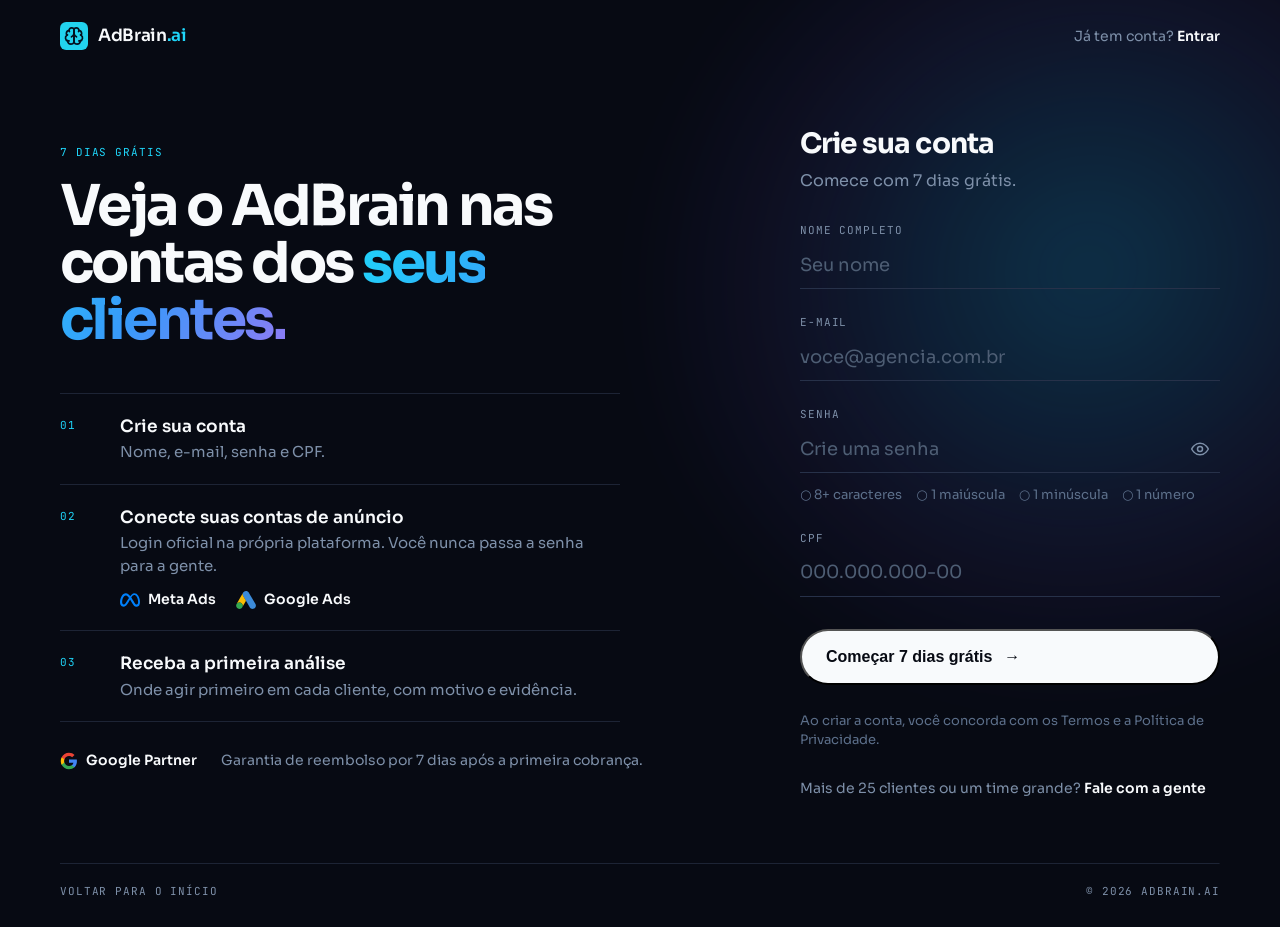
<file: signup.html>
<!doctype html>
<html lang="pt-BR">
<head>
<meta charset="UTF-8" />
<meta name="viewport" content="width=device-width, initial-scale=1.0" />
<title>Criar conta · AdBrain.ai</title>
<meta name="description" content="Crie sua conta e comece com 7 dias grátis. Conecte o Meta Ads e o Google Ads dos seus clientes." />
<link rel="icon" href="assets/adbrain-logo.svg" />
<link rel="preconnect" href="https://fonts.googleapis.com" />
<link rel="preconnect" href="https://fonts.gstatic.com" crossorigin />
<link href="https://fonts.googleapis.com/css2?family=Sora:wght@300;400;500;600;700&family=JetBrains+Mono:wght@400;500&display=swap" rel="stylesheet" />
<link rel="stylesheet" href="styles.css?v=20261030b" />
<link rel="stylesheet" href="signup.css?v=20261030b" />
</head>
<body class="su">

<div class="beam" aria-hidden="true"></div>

<header class="su-nav">
  <a href="index.html" class="logo" aria-label="AdBrain.ai, voltar para o início">
    <img src="assets/adbrain-logo.svg" alt="" class="logo__mark" />
    <span>AdBrain<i>.ai</i></span>
  </a>
  <a href="https://adbrain.com.br/auth" class="su-nav__in">Já tem conta? <b>Entrar</b></a>
</header>

<main class="su-main">

  <aside class="su-aside">
    <p class="su-eyebrow mono">7 dias grátis</p>
    <h1 class="su-h">Veja o AdBrain nas contas dos <span class="grad-text">seus clientes.</span></h1>

    <p class="su-plan" hidden>
      <span class="su-plan__k">Plano escolhido</span>
      <b class="su-plan__t"></b>
      <span class="su-plan__s"></span>
      <a href="index.html#planos" class="su-plan__x link-u">Trocar</a>
    </p>

    <ol class="su-steps">
      <li>
        <span class="su-steps__n mono">01</span>
        <div><b>Crie sua conta</b><span>Nome, e-mail, senha e CPF.</span></div>
      </li>
      <li>
        <span class="su-steps__n mono">02</span>
        <div><b>Conecte suas contas de anúncio</b><span>Login oficial na própria plataforma. Você nunca passa a senha para a gente.</span>
          <span class="su-logos"><span><img src="assets/logos/meta.svg" alt="" />Meta Ads</span><span><img src="assets/logos/google-ads.svg" alt="" />Google Ads</span></span>
        </div>
      </li>
      <li>
        <span class="su-steps__n mono">03</span>
        <div><b>Receba a primeira análise</b><span>Onde agir primeiro em cada cliente, com motivo e evidência.</span></div>
      </li>
    </ol>

    <p class="su-trust">
      <span class="su-trust__gp"><img src="assets/logos/google-g.svg" alt="" />Google Partner</span>
      <span class="su-trust__t">Garantia de reembolso por 7 dias após a primeira cobrança.</span>
    </p>
  </aside>

  <section class="su-card" aria-labelledby="su-title">
    <h2 id="su-title" class="su-card__h">Crie sua conta</h2>
    <p class="su-card__p">Comece com 7 dias grátis.</p>

    <form id="signup" novalidate>
      <label class="sf">
        <span class="sf__l">Nome completo</span>
        <input id="fullName" name="fullName" autocomplete="name" placeholder="Seu nome" required />
        <span class="sf__e" data-for="fullName"></span>
      </label>

      <label class="sf">
        <span class="sf__l">E-mail</span>
        <input id="email" name="email" type="email" inputmode="email" autocomplete="email" placeholder="voce@agencia.com.br" required />
        <span class="sf__e" data-for="email"></span>
      </label>

      <label class="sf">
        <span class="sf__l">Senha</span>
        <span class="sf__pw">
          <input id="password" name="password" type="password" autocomplete="new-password" placeholder="Crie uma senha" required />
          <button type="button" class="sf__eye" aria-label="Mostrar senha" aria-pressed="false">
            <svg viewBox="0 0 24 24" aria-hidden="true"><path d="M2 12s3.6-7 10-7 10 7 10 7-3.6 7-10 7S2 12 2 12z" fill="none" stroke="currentColor" stroke-width="1.8"/><circle cx="12" cy="12" r="3" fill="none" stroke="currentColor" stroke-width="1.8"/></svg>
          </button>
        </span>
        <span class="rules" aria-live="polite">
          <span data-rule="len">8+ caracteres</span>
          <span data-rule="up">1 maiúscula</span>
          <span data-rule="low">1 minúscula</span>
          <span data-rule="num">1 número</span>
        </span>
        <span class="sf__e" data-for="password"></span>
      </label>

      <label class="sf">
        <span class="sf__l">CPF</span>
        <input id="cpf" name="cpf" inputmode="numeric" autocomplete="off" placeholder="000.000.000-00" maxlength="14" required />
        <span class="sf__e" data-for="cpf"></span>
      </label>

      <button type="submit" class="btn btn--block su-submit"><span>Começar 7 dias grátis</span><em>→</em></button>

      <p class="su-legal">Ao criar a conta, você concorda com os <a href="https://adbrain.com.br/terms" class="link-u">Termos</a> e a <a href="https://adbrain.com.br/privacy" class="link-u">Política de Privacidade</a>.</p>
    </form>

    <div class="su-done" hidden>
      <img src="assets/adbrain-logo.svg" alt="" />
      <h2>Tudo certo, <span class="su-done__n"></span>.</h2>
      <p>Agora é conectar o Meta Ads e o Google Ads para o AdBrain começar a ler as contas.</p>
      <a href="https://adbrain.com.br/auth" class="btn"><span>Continuar no AdBrain</span><em>→</em></a>
    </div>

    <p class="su-help">Mais de 25 clientes ou um time grande? <a href="https://wa.me/message/EJFPOSDFKM4EI1" target="_blank" rel="noopener" class="link-u">Fale com a gente</a></p>
  </section>

  <div class="su-after"></div>

</main>

<footer class="su-foot mono">
  <a href="index.html" class="link-u">Voltar para o início</a>
  <span>© 2026 AdBrain.ai</span>
</footer>

<script src="https://cdnjs.cloudflare.com/ajax/libs/gsap/3.12.5/gsap.min.js"></script>
<script src="signup.js?v=20261030b"></script>
</body>
</html>
</file>
<file: styles.css>
/* =========================================================
   AdBrain.ai · LP v4
   Referências: scroll story do adbrain.com.br + acabamento Puture
   (azul elétrico, feixe de luz, piso em grade, tiles flutuando, tipografia leve)
   ========================================================= */
:root {
  /* identidade v3 (vídeos e posts): navy + ciano, gradiente ciano > azul > violeta */
  --bg: hsl(222 47% 5%);
  --bg-2: hsl(222 47% 7%);
  --ink: hsl(210 40% 98%);
  --muted: hsl(215 20% 58%);
  --dim: hsl(215 20% 58%);
  --hair: hsl(222 30% 16%);
  --hair-2: hsl(222 30% 22%);
  --blue: hsl(210 95% 60%);
  --sky: hsl(190 95% 55%);
  --violet: hsl(250 85% 72%);
  --grad: linear-gradient(120deg, var(--sky) 0%, var(--blue) 55%, var(--violet) 100%);
  --ok: hsl(142 76% 45%);
  --warn: hsl(38 92% 55%);
  --hot: hsl(0 72% 58%);
  --ease: cubic-bezier(.16, 1, .3, 1);
  --pad: clamp(18px, 4vw, 64px);
  --font: "Sora", system-ui, sans-serif;
  --mono: "JetBrains Mono", ui-monospace, monospace;
}

* { box-sizing: border-box; margin: 0; padding: 0; }
html { -webkit-font-smoothing: antialiased; }
html.lenis, html.lenis body { height: auto; }
.lenis.lenis-smooth { scroll-behavior: auto !important; }
body { background: var(--bg); color: var(--ink); font-family: var(--font); font-weight: 400; line-height: 1.5; overflow-x: hidden; }
a { color: inherit; text-decoration: none; }
img, svg { display: block; }
ol, ul { list-style: none; }
::selection { background: var(--sky); color: var(--bg); }

.mono { font-family: var(--mono); font-size: 11px; font-weight: 400; letter-spacing: .08em; text-transform: uppercase; }
.dim { color: var(--dim); }
.line { display: block; overflow: hidden; padding-bottom: .08em; margin-bottom: -.08em; }
.split { display: inline-block; }
.split .ch { display: inline-block; will-change: transform; }

/* ---------- cursor / progress ---------- */
.cursor { position: fixed; top: 0; left: 0; z-index: 95; width: 10px; height: 10px; margin: -5px 0 0 -5px; border-radius: 50%; background: #fff; mix-blend-mode: difference; pointer-events: none; transition: width .4s var(--ease), height .4s var(--ease), margin .4s var(--ease); }
.cursor.is-hover { width: 48px; height: 48px; margin: -24px 0 0 -24px; }
@media (hover: none), (pointer: coarse) { .cursor { display: none; } }
.progress { position: fixed; top: 0; left: 0; right: 0; height: 2px; z-index: 80; }
.progress span { display: block; height: 100%; background: var(--grad); transform-origin: left; transform: scaleX(0); }

/* ---------- chapter indicator ---------- */
.chapter { position: fixed; right: var(--pad); bottom: 22px; z-index: 60; display: flex; align-items: stretch; font-size: 10px; }
.chapter__n { display: grid; place-items: center; padding: 0 9px; background: var(--sky); color: var(--bg); }
.chapter__l { display: flex; flex-direction: column; justify-content: center; padding: 4px 10px; background: #fff; color: #0a0f22; line-height: 1.2; }
.chapter__l small { font-size: 8px; opacity: .55; }
.chapter__t { font-weight: 500; }

/* ---------- buttons ---------- */
.btn { --h: 52px; position: relative; display: inline-flex; align-items: center; gap: 12px; height: var(--h); padding: 0 24px; overflow: hidden; isolation: isolate; background: var(--ink); color: var(--bg); font-weight: 600; font-size: 15px; border-radius: 999px; will-change: transform; }
.btn::before { content: ""; position: absolute; inset: 0; z-index: -1; background: var(--grad); border-radius: inherit; transform: translateY(101%); transition: transform .55s var(--ease); }
.btn:hover { color: var(--bg); }
.btn:hover::before { transform: translateY(0); }
.btn em { font-style: normal; transition: transform .5s var(--ease); }
.btn:hover em { transform: translateX(4px); }
.btn--ghost { background: transparent; color: var(--ink); box-shadow: inset 0 0 0 1px var(--hair-2); }
.btn--sm { --h: 40px; padding: 0 16px; font-size: 14px; }
.btn--xl { --h: 64px; padding: 0 34px; font-size: 17px; }
.link-u { position: relative; }
.link-u::after { content: ""; position: absolute; left: 0; right: 0; bottom: -3px; height: 1px; background: currentColor; transform: scaleX(0); transform-origin: right; transition: transform .5s var(--ease); }
.link-u:hover::after { transform: scaleX(1); transform-origin: left; }
.link-arrow { display: inline-flex; gap: 10px; align-items: center; font-weight: 500; color: var(--sky); }
.link-arrow span { transition: transform .5s var(--ease); }
.link-arrow:hover span { transform: translateX(5px); }

/* ---------- nav ---------- */
.nav { position: fixed; top: 0; left: 0; right: 0; z-index: 70; display: flex; align-items: center; justify-content: space-between; gap: 16px; padding: 18px var(--pad); background: linear-gradient(180deg, rgba(4, 6, 15, .85), rgba(4, 6, 15, 0)); }
.logo { display: inline-flex; align-items: center; gap: 10px; font-weight: 600; font-size: 17px; letter-spacing: -.02em; }
.logo__mark { width: 28px; height: 28px; }
.logo i { font-style: normal; color: var(--sky); }
.nav__links { display: flex; gap: 32px; font-size: 14px; color: var(--muted); }
.nav__links a { transition: color .3s; }
.nav__links a:hover { color: var(--ink); }
.nav__cta { display: flex; align-items: center; gap: 20px; font-size: 14px; }

/* ---------- atmosfera: feixe, piso, tiles ---------- */
.beam { position: absolute; width: 90vw; height: 120vh; right: -30vw; top: -30vh; pointer-events: none; background: radial-gradient(closest-side, hsla(200, 95%, 55%, .42), hsla(250, 80%, 62%, .14) 55%, transparent 80%); filter: blur(30px); transform: rotate(-24deg); }
.beam--center { right: auto; left: 50%; top: 10%; width: 70vw; height: 80vh; translate: -50% 0; transform: none; opacity: .7; }
.floor { position: absolute; left: -25%; right: -25%; bottom: -12%; height: 70%; pointer-events: none; transform: perspective(700px) rotateX(64deg); transform-origin: bottom; background-image:
  linear-gradient(hsla(190, 95%, 60%, .13) 1px, transparent 1px),
  linear-gradient(90deg, hsla(190, 95%, 60%, .13) 1px, transparent 1px);
  background-size: 90px 90px; -webkit-mask: linear-gradient(0deg, #000 10%, transparent 85%); mask: linear-gradient(0deg, #000 10%, transparent 85%); }
.floor::after { content: ""; position: absolute; inset: 0; background-image: url("data:image/svg+xml,%3Csvg xmlns='http://www.w3.org/2000/svg' width='180' height='180'%3E%3Cpath d='M0 -7v14M-7 0h14' transform='translate(90 90)' stroke='white' stroke-width='2' opacity='.7'/%3E%3C/svg%3E"); background-size: 180px 180px; background-position: -90px -90px; }

.tiles { position: absolute; inset: 0; pointer-events: none; perspective: 900px; }
.tile {
  position: absolute; left: var(--x); top: var(--y); width: calc(84px * var(--s)); aspect-ratio: 1; border-radius: calc(18px * var(--s));
  display: grid; place-items: center; color: #04111f;
  background: linear-gradient(150deg, hsl(188 95% 72%) 0%, hsl(190 95% 55%) 32%, hsl(212 92% 60%) 72%, hsl(250 80% 66%) 100%);
  box-shadow: inset 0 1px 0 rgba(255, 255, 255, .7), inset 0 -6px 12px rgba(10, 30, 120, .45), 0 calc(10px * var(--s)) 0 hsl(222 70% 30%), 0 30px 60px hsl(222 80% 3% / .6);
  transform: perspective(700px) rotateX(var(--rx)) rotateY(var(--ry)); will-change: transform;
}
.tile svg { width: 46%; height: 46%; }

/* ---------- hero ---------- */
.hero { position: relative; min-height: 100svh; padding: 120px var(--pad) 90px; display: grid; grid-template-columns: 1.5fr 1fr; align-items: end; gap: 32px; overflow: hidden; }
.hero__copy, .hero__side { position: relative; z-index: 2; }
.hero__eyebrow { font-size: 14px; color: var(--muted); margin-bottom: 22px; }
.hero__title { font-size: clamp(40px, 5vw, 88px); font-weight: 700; line-height: 1; letter-spacing: -.05em; }
.hero__side { max-width: 440px; justify-self: end; }
.hero__side p { color: var(--muted); font-size: 16px; }
.hero__ctas { display: flex; flex-wrap: wrap; gap: 10px; margin-top: 26px; }

/* ---------- statement ---------- */
.statement { position: relative; min-height: 90vh; display: grid; place-content: center; text-align: center; padding: 120px var(--pad); background: radial-gradient(60% 50% at 70% 40%, hsla(200, 95%, 55%, .14), transparent 70%); }
.statement__t { font-size: clamp(30px, 4.6vw, 68px); font-weight: 500; line-height: 1.2; letter-spacing: -.035em; }
.hl { position: relative; display: inline-block; padding: 0 .12em; color: var(--muted); transition: color .3s; }
.hl::before { content: ""; position: absolute; inset: .08em 0 .02em; z-index: -1; background: var(--grad); transform: scaleX(var(--p, 0)); transform-origin: left; }
.hl.is-on { color: var(--bg); }
.statement__t { position: relative; z-index: 0; }
.statement__s { margin-top: 28px; color: var(--muted); font-size: 16px; }

/* ---------- scroll story ---------- */
.story { position: relative; display: grid; grid-template-columns: minmax(0, .85fr) minmax(0, 1.15fr); gap: clamp(32px, 5vw, 90px); padding: 0 var(--pad); }
.story__texts { padding: 10vh 0 30vh; }
.chap { min-height: 78vh; display: flex; flex-direction: column; justify-content: center; opacity: .18; transition: opacity .6s var(--ease); }
.chap.is-on { opacity: 1; }
.chap__k { color: var(--sky); margin-bottom: 18px; }
.chap h2 { font-size: clamp(30px, 3.4vw, 52px); font-weight: 600; line-height: 1.05; letter-spacing: -.04em; }
.chap p { color: var(--muted); font-size: 17px; margin-top: 18px; max-width: 460px; }
.story__stage { position: relative; }
.chap__scene { display: none; }
.stage { position: sticky; top: 14vh; height: 72vh; display: flex; flex-direction: column; border-radius: 14px; overflow: hidden;
  background: linear-gradient(180deg, hsl(222 47% 10% / .8), hsl(222 47% 6% / .9)); box-shadow: 0 0 0 1px var(--hair), 0 50px 120px hsl(222 80% 2% / .6), 0 0 120px hsla(190, 95%, 55%, .1);
  backdrop-filter: blur(16px); -webkit-backdrop-filter: blur(16px); }
.stage__bar { display: flex; align-items: center; gap: 7px; padding: 14px 18px; border-bottom: 1px solid var(--hair); }
.stage__bar i { width: 9px; height: 9px; border-radius: 50%; background: var(--hair-2); }
.stage__bar span { margin-left: 10px; color: var(--muted); font-size: 10px; }
.stage__body { position: relative; flex: 1; }
.stage__dots { display: flex; gap: 6px; justify-content: center; padding: 14px; }
.stage__dots i { width: 18px; height: 2px; background: var(--hair-2); transition: background .4s, width .4s var(--ease); }
.stage__dots i.on { width: 34px; background: var(--sky); }
.scene { position: absolute; inset: 0; padding: clamp(20px, 3vw, 40px); display: flex; flex-direction: column; justify-content: center; gap: 22px; opacity: 0; visibility: hidden; }
.scene.is-on { visibility: visible; }
.sc-note { color: var(--muted); font-size: 14px; }
.sc-note.mono { font-size: 10px; }
.dot { display: inline-block; width: 8px; height: 8px; border-radius: 50%; flex: none; }
.dot--ok { background: var(--ok); box-shadow: 0 0 10px var(--ok); }
.dot--warn { background: var(--warn); box-shadow: 0 0 10px var(--warn); }
.dot--hot { background: var(--hot); box-shadow: 0 0 10px var(--hot); }

/* 0 integrações */
.sc-int { display: grid; grid-template-columns: 1.2fr .6fr .8fr; align-items: center; }
.sc-int__src { display: grid; gap: 14px; }
.plat { display: flex; align-items: center; gap: 14px; }
.plat__ic { width: 46px; height: 46px; border-radius: 12px; display: grid; place-items: center; color: #04111f; background: linear-gradient(150deg, hsl(188 95% 72%), hsl(190 95% 55%) 40%, hsl(212 92% 60%)); box-shadow: inset 0 1px 0 rgba(255, 255, 255, .6), 0 6px 0 hsl(222 70% 30%); }
.plat__ic svg { width: 24px; height: 24px; }
.plat b { display: block; font-weight: 500; }
.plat small { color: var(--ok); font-size: 12px; }
.sc-int__wire { width: 100%; height: 130px; }
.sc-int__wire path { fill: none; stroke: var(--sky); stroke-width: 1.4; vector-effect: non-scaling-stroke; opacity: .7; }
.sc-int__core { display: grid; justify-items: center; gap: 10px; }
.sc-int__core img { width: 76px; height: 76px; border-radius: 17px; box-shadow: 0 0 60px hsla(190, 95%, 55%, .5); }
.sc-int__core small { color: var(--sky); font-size: 9px; }

/* 1 dados */
.sc-kpis { display: grid; grid-template-columns: repeat(4, 1fr); border-top: 1px solid var(--hair); border-left: 1px solid var(--hair); }
.sc-kpis div { padding: 16px 14px; border-right: 1px solid var(--hair); border-bottom: 1px solid var(--hair); }
.sc-kpis small { display: block; color: var(--muted); font-size: 11px; }
.sc-kpis b { display: block; font-size: clamp(16px, 1.5vw, 22px); font-weight: 500; letter-spacing: -.02em; margin-top: 4px; }
.sc-kpis em { font: 400 11px var(--mono); font-style: normal; }
.up { color: var(--ok); } .down { color: var(--hot); }

/* 2 interpretação */
.sc-ctx { display: grid; grid-template-columns: 1fr 1fr; gap: 24px; align-items: center; }
.sc-ctx__sig small { color: var(--muted); font-size: 10px; }
.sc-ctx__sig b { display: block; font-size: clamp(24px, 2.4vw, 36px); font-weight: 400; color: var(--hot); letter-spacing: -.03em; margin-top: 6px; }
.sc-ctx__sig svg { width: 100%; height: 60px; margin-top: 10px; }
.sc-ctx__sig path { fill: none; stroke: var(--hot); stroke-width: 2; vector-effect: non-scaling-stroke; }
.sc-ctx__list li { padding: 12px 0; border-bottom: 1px solid var(--hair); font-size: 14px; }
.sc-ctx__list small { display: block; color: var(--sky); font-size: 9px; margin-bottom: 2px; }

/* 3 recomendação */
.sc-rec h3 { font-size: clamp(24px, 2.4vw, 36px); font-weight: 400; letter-spacing: -.03em; margin: 16px 0 18px; }
.sc-rec dl div { display: grid; grid-template-columns: 110px 1fr; gap: 14px; padding: 12px 0; border-top: 1px solid var(--hair); }
.sc-rec dt { color: var(--sky); font-size: 10px; padding-top: 3px; }
.sc-rec dd { font-size: 15px; color: #cdd5ee; }
.pill { display: inline-flex; align-items: center; gap: 8px; font: 400 10px var(--mono); text-transform: uppercase; letter-spacing: .06em; padding: 6px 10px; border-radius: 999px; }
.pill--hot { color: var(--hot); background: rgba(248, 113, 113, .1); }

/* 4 acompanhamento */
.sc-flow { display: grid; grid-template-columns: repeat(4, 1fr); gap: 0; }
.sc-flow li { position: relative; padding: 0 12px 0 0; }
.sc-flow li::before { content: ""; position: absolute; top: 15px; left: 32px; right: 0; height: 1px; background: var(--hair-2); }
.sc-flow li:last-child::before { display: none; }
.sc-flow span { position: relative; width: 30px; height: 30px; border-radius: 50%; display: grid; place-items: center; font-size: 12px; font-weight: 500; box-shadow: inset 0 0 0 1px var(--hair-2); color: var(--muted); }
.sc-flow li.done span { background: var(--sky); color: var(--bg); box-shadow: none; }
.sc-flow li.done::before { background: var(--sky); }
.sc-flow li.now span { box-shadow: inset 0 0 0 1px var(--sky), 0 0 20px rgba(124, 196, 255, .5); color: var(--sky); }
.sc-flow b { display: block; margin-top: 16px; font-weight: 500; font-size: 14px; }
.sc-flow small { color: var(--muted); font-size: 12px; }

/* 5 carteira */
.sc-port { display: grid; grid-template-columns: repeat(3, 1fr); border-top: 1px solid var(--hair); border-left: 1px solid var(--hair); }
.sc-port div { padding: 16px; border-right: 1px solid var(--hair); border-bottom: 1px solid var(--hair); display: grid; grid-template-columns: auto 1fr; align-items: center; gap: 2px 8px; }
.sc-port b { font-weight: 500; font-size: 13px; }
.sc-port strong { grid-column: 1 / -1; font-size: clamp(26px, 2.4vw, 36px); font-weight: 600; letter-spacing: -.03em; margin-top: 8px; }
.sc-port small { grid-column: 1 / -1; color: var(--muted); font-size: 11px; }

/* 6 relatórios */
.sc-doc { max-width: 440px; margin: 0 auto; width: 100%; padding: 26px; border-radius: 10px; background: #f4f7ff; color: #0b1430; box-shadow: 0 30px 80px rgba(0, 0, 0, .5); }
.sc-doc small { color: #5b6a94; font-size: 9px; }
.sc-doc h3 { font-size: 22px; font-weight: 500; letter-spacing: -.02em; margin: 10px 0 14px; }
.sc-doc li { display: flex; gap: 10px; padding: 9px 0; border-top: 1px solid #dfe5f5; font-size: 14px; font-weight: 400; }
.sc-doc li svg { width: 18px; height: 18px; flex: none; color: var(--blue); }
.sc-doc__btn { display: inline-block; margin-top: 16px; padding: 9px 14px; background: hsl(222 47% 8%); color: #fff; font-size: 13px; font-weight: 600; border-radius: 999px; }

/* ---------- seções tipográficas ---------- */
.kicker { color: var(--sky); margin-bottom: 22px; }
.h2 { font-size: clamp(34px, 5.2vw, 84px); font-weight: 600; line-height: 1; letter-spacing: -.045em; }

.who { padding: clamp(120px, 14vw, 200px) var(--pad); }
.who__rows { margin-top: clamp(48px, 6vw, 90px); }
.who__row { display: grid; grid-template-columns: 200px 1.3fr 1fr; gap: 32px; align-items: baseline; padding: clamp(26px, 3vw, 40px) 0; border-top: 1px solid var(--hair); transition: padding .6s var(--ease); }
.who__row:last-child { border-bottom: 1px solid var(--hair); }
.who__row:hover { padding-left: 16px; }
.who__k { color: var(--sky); }
.who__t { font-size: clamp(22px, 2.4vw, 36px); font-weight: 600; line-height: 1.15; letter-spacing: -.03em; }
.who__p { color: var(--muted); font-size: 15px; }

.plans { padding: 0 var(--pad) clamp(120px, 14vw, 200px); }
.plans__cols { display: grid; grid-template-columns: repeat(3, 1fr); margin-top: clamp(48px, 6vw, 90px); border-top: 1px solid var(--hair); }
.plan { position: relative; padding: 34px 32px 8px 0; display: flex; flex-direction: column; }
.plan + .plan { padding-left: 32px; border-left: 1px solid var(--hair); }
.plan--hot::before { content: ""; position: absolute; inset: -1px 0 auto; height: 2px; background: var(--grad); box-shadow: 0 0 24px var(--sky); }
.plan__name { display: flex; align-items: center; gap: 12px; font-size: 20px; font-weight: 600; letter-spacing: -.02em; }
.plan__name .mono { font-size: 9px; color: var(--sky); }
.plan__for { color: var(--muted); font-size: 14px; margin-top: 4px; }
.plan__price { display: flex; align-items: baseline; gap: 6px; margin: 26px 0 22px; }
.plan__price small { color: var(--muted); font-size: 16px; }
.plan__price span { font-size: clamp(54px, 5vw, 80px); font-weight: 700; letter-spacing: -.05em; line-height: 1; }
.plan__price em { font-style: normal; color: var(--muted); }
.plan ul { display: grid; gap: 10px; margin-bottom: 30px; font-size: 15px; }
.plan li { padding-left: 18px; position: relative; color: #cdd5ee; }
.plan li::before { content: ""; position: absolute; left: 0; top: .65em; width: 6px; height: 6px; border-radius: 50%; background: var(--sky); }
.plan .btn, .plan .link-arrow { margin-top: auto; align-self: flex-start; }

.final { position: relative; min-height: 100vh; display: flex; flex-direction: column; align-items: center; justify-content: center; text-align: center; padding: 120px var(--pad); overflow: hidden; }
.final__t { position: relative; font-size: clamp(36px, 6vw, 100px); font-weight: 700; line-height: 1.02; letter-spacing: -.05em; }
.final .btn { position: relative; margin-top: 48px; }
.final__s { position: relative; margin-top: 18px; color: var(--muted); }

.foot { display: flex; flex-wrap: wrap; align-items: center; justify-content: space-between; gap: 20px; padding: 32px var(--pad) 80px; border-top: 1px solid var(--hair); }
.foot__links { display: flex; flex-wrap: wrap; gap: 24px; color: var(--muted); font-size: 14px; }
.foot__c { color: var(--dim); }

/* ---------- responsive ---------- */
@media (max-width: 1000px) {
  .nav__links { display: none; }
  .hero { grid-template-columns: 1fr; align-items: end; padding-bottom: 110px; }
  .hero__side { justify-self: start; }
  .tile { opacity: .55; }
  /* processo no celular: sem painel fixo; cada capítulo leva a própria tela */
  .story { grid-template-columns: 1fr; gap: 0; }
  .story__stage { display: none; }
  .story__texts { padding: 24px 0 40px; }
  .chap { min-height: 0; opacity: 1; padding: 44px 0; border-top: 1px solid var(--hair); }
  .chap:first-child { border-top: 0; }
  .chap h2 { font-size: clamp(28px, 7.4vw, 40px); }
  .chap p { font-size: 16px; margin-top: 12px; }
  .chap__scene { display: block; margin-top: 26px; border-radius: 16px; overflow: hidden; background: linear-gradient(180deg, hsl(222 47% 10% / .8), hsl(222 47% 6% / .9)); box-shadow: 0 0 0 1px var(--hair), 0 30px 60px hsl(222 80% 2% / .5); }
  .chap__scene .stage__bar { padding: 11px 14px; }
  .chap__scene .scene { position: static; opacity: 1; visibility: visible; transform: none; padding: 18px 16px 20px; gap: 14px; }
  .chap__cta { margin-top: 20px; }
  .who__row { grid-template-columns: 1fr; gap: 8px; }
  .plans__cols { grid-template-columns: 1fr; }
  .plan, .plan + .plan { padding: 30px 0; border-left: 0; border-bottom: 1px solid var(--hair); }
}
@media (max-width: 640px) {
  .nav__cta .link-u { display: none; }
  .hero__title { font-size: clamp(40px, 11vw, 60px); }
  .tile { width: calc(56px * var(--s)); }
  .scene { padding: 16px; gap: 12px; }
  .sc-kpis { grid-template-columns: repeat(2, 1fr); }
  .sc-kpis div:nth-child(n+5) { display: none; }
  .sc-ctx { grid-template-columns: 1fr; gap: 10px; }
  .sc-ctx__list li:nth-child(n+3) { display: none; }
  .sc-flow { grid-template-columns: repeat(2, 1fr); gap: 16px; }
  .sc-flow li::before { display: none; }
  .sc-flow b { margin-top: 8px; }
  .sc-port { grid-template-columns: repeat(2, 1fr); }
  .sc-port div:nth-child(n+5) { display: none; }
  .sc-int { grid-template-columns: 1fr auto; gap: 14px; }
  .sc-int__wire { display: none; }
  .sc-int__core img { width: 54px; height: 54px; }
  .sc-rec dl div { grid-template-columns: 1fr; gap: 2px; }
  .sc-rec dl div:nth-child(3) { display: none; }
  .sc-doc { padding: 18px; }
  .sc-doc li:nth-child(3) { display: none; }
  .chapter { display: none; }
  .tiles { bottom: auto; height: 38%; }
  .hero { padding-top: 46vh; }
}
@media (prefers-reduced-motion: reduce) {
  *, *::before, *::after { animation: none !important; transition: none !important; }
}

/* gradiente por caractere (posição calculada no JS), igual à v3 */
.split.grad { position: relative; color: var(--sky); }
.split.grad .ch { background-image: var(--grad); background-repeat: no-repeat; -webkit-background-clip: text; background-clip: text; color: transparent; }

/* =========================================================
   v5 · ajustes da revisão tela a tela
   ========================================================= */

/* hero sem tiles: a tipografia carrega a tela */
.tiles { display: none; }
.hero__title { font-size: clamp(42px, 5.6vw, 96px); }

/* statement: palavra pintada em degradê azul > roxo conforme a rolagem */
.gw {
  --p: 0;
  background-image: linear-gradient(120deg, var(--sky), var(--blue) 50%, var(--violet)), linear-gradient(var(--muted), var(--muted));
  background-size: calc(var(--p) * 100%) 100%, 100% 100%;
  background-repeat: no-repeat;
  -webkit-background-clip: text; background-clip: text;
  -webkit-text-fill-color: transparent; color: transparent;
  font-weight: 700;
}
.statement__cta { justify-self: center; margin-top: 30px; }

/* CTAs espalhados */
.chap__cta { margin-top: 22px; font-size: 15px; }
.cta-row { display: flex; flex-wrap: wrap; gap: 10px; margin-top: 40px; }
.final__ctas { position: relative; display: flex; flex-wrap: wrap; justify-content: center; gap: 12px; margin-top: 48px; }
.final .final__ctas .btn { margin-top: 0; }

/* toggle mensal / anual */
.billing { position: relative; display: inline-grid; grid-auto-flow: column; margin-top: 40px; padding: 4px; border-radius: 999px; box-shadow: inset 0 0 0 1px var(--hair-2); }
.billing__opt { position: relative; z-index: 1; display: inline-flex; align-items: center; gap: 8px; height: 40px; padding: 0 18px; border: 0; border-radius: 999px; background: none; color: var(--muted); font: 600 14px var(--font); cursor: pointer; transition: color .3s; }
.billing__opt.is-on { color: var(--bg); }
.billing__save { font: 500 10px var(--mono); letter-spacing: .04em; text-transform: uppercase; padding: 3px 7px; border-radius: 999px; background: hsla(142, 76%, 45%, .14); color: var(--ok); }
.billing__opt.is-on .billing__save { background: hsla(222, 47%, 5%, .15); color: var(--bg); }
.billing__pill { position: absolute; top: 4px; bottom: 4px; left: 4px; border-radius: 999px; background: var(--ink); transition: transform .5s var(--ease), width .5s var(--ease); }
.plans__cols { margin-top: 32px; }
.plan__price { margin-bottom: 6px; }
.plan__bill { color: var(--muted); font-size: 10px; margin-bottom: 22px; min-height: 1.2em; }

/* faixa para operações grandes */
.enterprise { display: flex; flex-wrap: wrap; align-items: center; justify-content: space-between; gap: 24px; margin-top: 40px; padding: 28px 0; border-top: 1px solid var(--hair); border-bottom: 1px solid var(--hair); }
.enterprise__k { color: var(--sky); }
.enterprise__t { font-size: clamp(20px, 2vw, 28px); font-weight: 600; letter-spacing: -.02em; margin-top: 8px; max-width: 620px; }
.enterprise__ctas { display: flex; flex-wrap: wrap; gap: 10px; }

/* WhatsApp flutuante (desktop) */
.wa-float { position: fixed; right: var(--pad); bottom: 64px; z-index: 65; display: inline-flex; align-items: center; gap: 10px; height: 44px; padding: 0 18px; border-radius: 999px; background: hsl(222 47% 8% / .9); box-shadow: inset 0 0 0 1px var(--hair-2), 0 20px 40px hsl(222 80% 2% / .5); backdrop-filter: blur(12px); -webkit-backdrop-filter: blur(12px); font-size: 14px; font-weight: 600; transition: transform .4s var(--ease); }
.wa-float:hover { transform: translateY(-2px); }

/* barra fixa (mobile) */
.mbar { display: none; }

@media (max-width: 1000px) {
  .enterprise { flex-direction: column; align-items: flex-start; }
}
@media (max-width: 760px) {
  .wa-float { display: none; }
  .mbar { position: fixed; left: 0; right: 0; bottom: 0; z-index: 75; display: grid; grid-template-columns: 1fr 1fr; gap: 8px; padding: 10px 14px calc(10px + env(safe-area-inset-bottom)); background: hsl(222 47% 5% / .92); border-top: 1px solid var(--hair); backdrop-filter: blur(14px); -webkit-backdrop-filter: blur(14px); transform: translateY(110%); transition: transform .5s var(--ease); }
  .mbar.is-on { transform: none; }
  .mbar .btn { --h: 48px; justify-content: center; padding: 0 12px; font-size: 15px; }
  .foot { padding-bottom: 110px; }
  .hero { padding-top: 120px; align-content: end; }
  .hero__title { font-size: clamp(40px, 11.5vw, 58px); }
  .hero__ctas .btn, .cta-row .btn, .enterprise__ctas .btn { flex: 1 1 auto; justify-content: center; }
  .final__ctas { width: 100%; flex-direction: column; }
  .final__ctas .btn { justify-content: center; }
  .btn--xl { --h: 56px; font-size: 16px; }
  .billing { display: grid; grid-template-columns: 1fr 1fr; width: 100%; }
  .billing__opt { justify-content: center; padding: 0 10px; }
  .chap__cta { font-size: 14px; }
}

.plan__for { min-height: 2.9em; }
.wa-float, .chapter { transition: opacity .4s, transform .4s var(--ease); }

/* =========================================================
   v6 · hero com painel + logos oficiais + Google Partner
   ========================================================= */
.hero { grid-template-columns: minmax(0, 1.05fr) minmax(0, .95fr); align-items: center; gap: clamp(32px, 5vw, 80px); padding-bottom: 80px; }
.hero__title { font-size: clamp(40px, 4.8vw, 84px); }
.hero__sub { color: var(--muted); font-size: clamp(16px, 1.2vw, 18px); max-width: 520px; margin-top: 26px; }
.hero__ctas { margin-top: 30px; }

/* faixa de parceiros */
.partners { display: flex; flex-wrap: wrap; align-items: center; gap: 12px 20px; margin-top: 34px; }
.partners__k { color: var(--muted); font-size: 10px; }
.partners__i { display: inline-flex; align-items: center; gap: 8px; font-size: 14px; font-weight: 600; }
.partners__i img { height: 20px; width: auto; }
.gp { display: inline-flex; align-items: center; gap: 8px; height: 36px; padding: 0 14px 0 10px; border-radius: 999px; background: #fff; color: #3c4043; font-size: 14px; font-weight: 500; box-shadow: 0 6px 20px hsl(222 80% 2% / .4); }
.gp img { width: 18px; height: 18px; }
.gp b { font-weight: 600; color: #202124; }

/* segunda tela: banda de logos */
.logos-band { display: flex; flex-wrap: wrap; justify-content: center; align-items: center; gap: 18px 32px; margin: 44px auto 0; padding: 20px 28px; border-radius: 20px; background: hsl(222 47% 8% / .7); box-shadow: inset 0 0 0 1px var(--hair); }
.logos-band__i { display: inline-flex; align-items: center; gap: 12px; text-align: left; }
.logos-band__i > img { width: 44px; height: 44px; object-fit: contain; padding: 9px; border-radius: 12px; background: #fff; }
.logos-band__i b { display: block; font-size: 16px; font-weight: 600; }
.logos-band__i small { color: var(--muted); font-size: 12px; }
.logos-band__sep { width: 1px; height: 34px; background: var(--hair-2); }

/* cena 0 do processo: logos oficiais nas plataformas */
.plat__ic img { width: 26px; height: 26px; object-fit: contain; }
.plat__ic.is-logo { background: #fff; box-shadow: 0 6px 0 hsl(222 30% 22%); }

@media (max-width: 1000px) {
  .hero { grid-template-columns: minmax(0, 1fr); padding-top: 110px; }
}
@media (max-width: 760px) {
  .hero { padding-top: 104px; }
  .logos-band { flex-direction: column; align-items: flex-start; gap: 14px; padding: 18px; }
  .logos-band__sep { display: none; }
  .partners { gap: 10px 14px; }
}

/* =========================================================
   rede do hero: nós redondos e linhas, sem caixas
   ========================================================= */
.net { position: relative; z-index: 2; display: grid; grid-template-columns: auto minmax(40px, 1fr) auto minmax(40px, 1fr) minmax(0, 230px); align-items: center; min-height: 440px; }
.net__wires { position: absolute; inset: 0; width: 100%; height: 100%; overflow: visible; pointer-events: none; }
.net__line { fill: none; stroke: url(#netGrad); stroke-width: 1.3; }
.net__pulse { fill: var(--sky); filter: drop-shadow(0 0 6px var(--sky)); }

.net__src { grid-column: 1; display: grid; gap: 64px; justify-items: center; text-align: center; }
.nsrc { display: grid; justify-items: center; gap: 2px; }
.nsrc__dot { width: 68px; height: 68px; border-radius: 50%; background: #fff; display: grid; place-items: center; margin-bottom: 10px; box-shadow: 0 0 0 6px hsla(190, 95%, 55%, .06), 0 18px 40px hsl(222 80% 2% / .5); }
.nsrc__dot img { width: 34px; height: 34px; object-fit: contain; }
.nsrc b { font-size: 15px; font-weight: 600; }
.nsrc small { color: var(--ok); font-size: 12px; }

.net__core { grid-column: 3; display: grid; justify-items: center; gap: 14px; }
.net__rings { position: relative; width: 150px; height: 150px; display: grid; place-items: center; }
.net__rings i { position: absolute; inset: 0; border-radius: 50%; border: 1px solid hsla(190, 95%, 55%, .22); }
.net__rings i + i { inset: 22px; border-color: hsla(190, 95%, 55%, .38); }
.net__rings img { position: relative; width: 76px; height: 76px; border-radius: 18px; box-shadow: 0 0 60px hsla(190, 95%, 55%, .5); }
.net__core-l { color: var(--sky); font-size: 10px; }

.net__out { grid-column: 5; display: grid; gap: 30px; }
.net__k { color: var(--muted); font-size: 10px; margin-bottom: -6px; padding-left: 30px; }
.nout { display: grid; grid-template-columns: 14px 1fr; align-items: center; gap: 16px; }
.nout__dot { width: 14px; height: 14px; border-radius: 50%; }
.nout__dot--hot { background: var(--hot); box-shadow: 0 0 0 5px hsla(0, 72%, 58%, .14), 0 0 16px var(--hot); }
.nout__dot--warn { background: var(--warn); box-shadow: 0 0 0 5px hsla(38, 92%, 55%, .14), 0 0 16px var(--warn); }
.nout__dot--ok { background: var(--ok); box-shadow: 0 0 0 5px hsla(142, 76%, 45%, .14), 0 0 16px var(--ok); }
.nout small { display: block; color: var(--muted); font-size: 10px; }
.nout em { font-style: normal; }
.nout em.hot { color: var(--hot); } .nout em.warn { color: var(--warn); } .nout em.ok { color: var(--ok); }
.nout b { display: block; font-size: 16px; font-weight: 600; line-height: 1.25; margin-top: 2px; }

/* celular: a rede vira vertical (plataformas em cima, AdBrain no meio, clientes embaixo) */
@media (max-width: 760px) {
  .net { grid-template-columns: 1fr; min-height: 0; gap: 54px; padding-top: 8px; }
  .net__src { grid-column: 1; display: flex; justify-content: center; gap: 56px; }
  .nsrc__dot { width: 58px; height: 58px; }
  .nsrc__dot img { width: 30px; height: 30px; }
  .net__core { grid-column: 1; }
  .net__rings { width: 120px; height: 120px; }
  .net__rings i + i { inset: 18px; }
  .net__rings img { width: 62px; height: 62px; border-radius: 15px; }
  .net__out { grid-column: 1; gap: 22px; padding: 0 4px; }
  .net__k { display: none; }
}
</file>
<file: signup.css>
/* AdBrain.ai · cadastro no mesmo visual da LP (tokens vêm de styles.css)
   Editorial: sem cards nem molduras. Tipografia, linhas finas e um botão. */
.su { min-height: 100svh; display: flex; flex-direction: column; background: var(--bg); overflow-x: hidden; }
.su .beam { position: fixed; z-index: 0; opacity: .55; }
.grad-text { background: var(--grad); -webkit-background-clip: text; background-clip: text; color: transparent; }

.su-nav { position: relative; z-index: 2; display: flex; align-items: center; justify-content: space-between; gap: 16px; width: 100%; max-width: calc(var(--w) + 2 * var(--pad)); margin: 0 auto; padding: 22px var(--pad); }
.su-nav__in { color: var(--muted); font-size: 14px; }
.su-nav__in b { color: var(--ink); font-weight: 600; }
.su-nav__in:hover b { color: var(--sky); }

/* header, conteúdo e rodapé dividem a mesma largura máxima, centralizada:
   em tela larga o conjunto fica no meio em vez de se espalhar até as bordas */
.su { --w: 1160px; }
.su-main { position: relative; z-index: 1; flex: 1; display: grid; grid-template-columns: minmax(0, 1fr) minmax(0, 420px); align-content: center; align-items: center; gap: clamp(48px, 7vw, 120px); width: 100%; max-width: calc(var(--w) + 2 * var(--pad)); margin: 0 auto; padding: clamp(24px, 5vh, 64px) var(--pad) 64px; }

/* ---------- esquerda ---------- */
.su-eyebrow { color: var(--sky); }
.su-h { font-size: clamp(36px, 4.4vw, 68px); font-weight: 700; line-height: 1.02; letter-spacing: -.045em; margin-top: 16px; max-width: 620px; }

.su-plan { margin-top: 28px; max-width: 560px; font-size: 16px; line-height: 1.6; color: var(--muted); }
.su-plan[hidden] { display: none; }
.su-plan__k::after { content: ":"; }
.su-plan__t { color: var(--ink); font-weight: 600; margin-left: 4px; }
.su-plan__s::before { content: " · "; }
.su-plan__x { margin-left: 10px; color: var(--sky); font-weight: 600; }

.su-steps { margin-top: 44px; max-width: 560px; border-top: 1px solid var(--hair); }
.su-steps li { display: grid; grid-template-columns: 52px 1fr; gap: 8px; padding: 20px 0; border-bottom: 1px solid var(--hair); }
.su-steps__n { color: var(--sky); padding-top: 3px; }
.su-steps b { display: block; font-weight: 600; font-size: 17px; }
.su-steps div > span:not(.su-logos) { display: block; color: var(--muted); font-size: 15px; margin-top: 2px; }
.su-logos { display: flex; flex-wrap: wrap; gap: 20px; margin-top: 12px; }
.su-logos span { display: inline-flex; align-items: center; gap: 8px; font-size: 14px; font-weight: 600; color: var(--ink); }
.su-logos img { width: 20px; height: 20px; object-fit: contain; }

.su-trust { display: flex; flex-wrap: wrap; align-items: center; gap: 8px 24px; margin-top: 28px; color: var(--muted); font-size: 14px; }
.su-trust__gp { display: inline-flex; align-items: center; gap: 8px; color: var(--ink); font-weight: 600; }
.su-trust__gp img { width: 18px; height: 18px; }

/* ---------- formulário, direto no fundo ---------- */
.su-card { position: relative; padding-top: 6px; }
.su-card__h { font-size: 28px; font-weight: 700; letter-spacing: -.03em; }
.su-card__p { color: var(--muted); margin-top: 4px; }
#signup { display: grid; gap: 26px; margin-top: 30px; }
.sf { display: grid; gap: 4px; }
.sf__l { font: 400 11px var(--mono); letter-spacing: .08em; text-transform: uppercase; color: var(--muted); transition: color .25s; }
.sf:focus-within .sf__l { color: var(--sky); }
.sf input { width: 100%; height: 48px; padding: 0; border: 0; border-bottom: 1px solid var(--hair-2); border-radius: 0; background: transparent; color: var(--ink); font: 400 18px var(--font); transition: border-color .25s; }
.sf input::placeholder { color: hsl(215 20% 38%); }
.sf input:focus { outline: 0; border-bottom-color: var(--sky); }
.sf input:-webkit-autofill { -webkit-text-fill-color: var(--ink); transition: background-color 9999s; }
.sf.is-bad input { border-bottom-color: var(--hot); }
.sf.is-bad .sf__l { color: var(--hot); }
.sf__e { color: var(--hot); font-size: 13px; }
.sf__e:empty { display: none; }
.sf__pw { position: relative; }
.sf__pw input { padding-right: 44px; }
.sf__eye { position: absolute; right: 0; top: 50%; translate: 0 -50%; width: 40px; height: 40px; border: 0; background: none; color: var(--muted); cursor: pointer; display: grid; place-items: center; }
.sf__eye svg { width: 20px; height: 20px; }
.sf__eye[aria-pressed="true"] { color: var(--sky); }

/* regras da senha: texto corrido que acende */
.rules { display: flex; flex-wrap: wrap; gap: 4px 14px; margin-top: 8px; font-size: 13px; color: hsl(215 20% 45%); }
.rules span { transition: color .25s; }
.rules span::before { content: "○ "; }
.rules span.ok { color: var(--ok); }
.rules span.ok::before { content: "✓ "; }

.su-submit { margin-top: 6px; --h: 56px; font-size: 16px; }
.su-submit[disabled] { opacity: .6; pointer-events: none; }
.su-legal { color: hsl(215 20% 45%); font-size: 13px; }
.su-help { margin-top: 28px; color: var(--muted); font-size: 14px; }
.su-help a { color: var(--ink); font-weight: 600; }
.su-done { display: grid; justify-items: start; gap: 14px; padding: 12px 0; }
.su-done[hidden] { display: none; }
.su-done img { width: 56px; height: 56px; border-radius: 14px; }
.su-done h2 { font-size: 28px; font-weight: 700; letter-spacing: -.03em; }
.su-done p { color: var(--muted); max-width: 360px; }

.su-foot { position: relative; z-index: 1; display: flex; justify-content: space-between; gap: 16px; width: 100%; max-width: calc(var(--w) + 2 * var(--pad)); margin: 0 auto; padding: 20px var(--pad) 28px; color: var(--dim); background: linear-gradient(var(--hair), var(--hair)) top center / calc(100% - 2 * var(--pad)) 1px no-repeat; }

/* ---------- celular: título, formulário, depois os passos ---------- */
.su-after { display: none; }
@media (max-width: 960px) {
  .su-main { grid-template-columns: minmax(0, 1fr); gap: 36px; padding-top: 12px; }
  .su-aside .su-steps, .su-aside .su-trust { display: none; }
  .su-after { display: block; }
  .su-after .su-steps { margin-top: 0; }
}
@media (max-width: 520px) {
  .su-nav { padding: 16px; }
  .su-nav__in { font-size: 13px; }
  .su-h { font-size: 34px; }
  .su-foot { flex-direction: column; align-items: center; }
}
</file>
